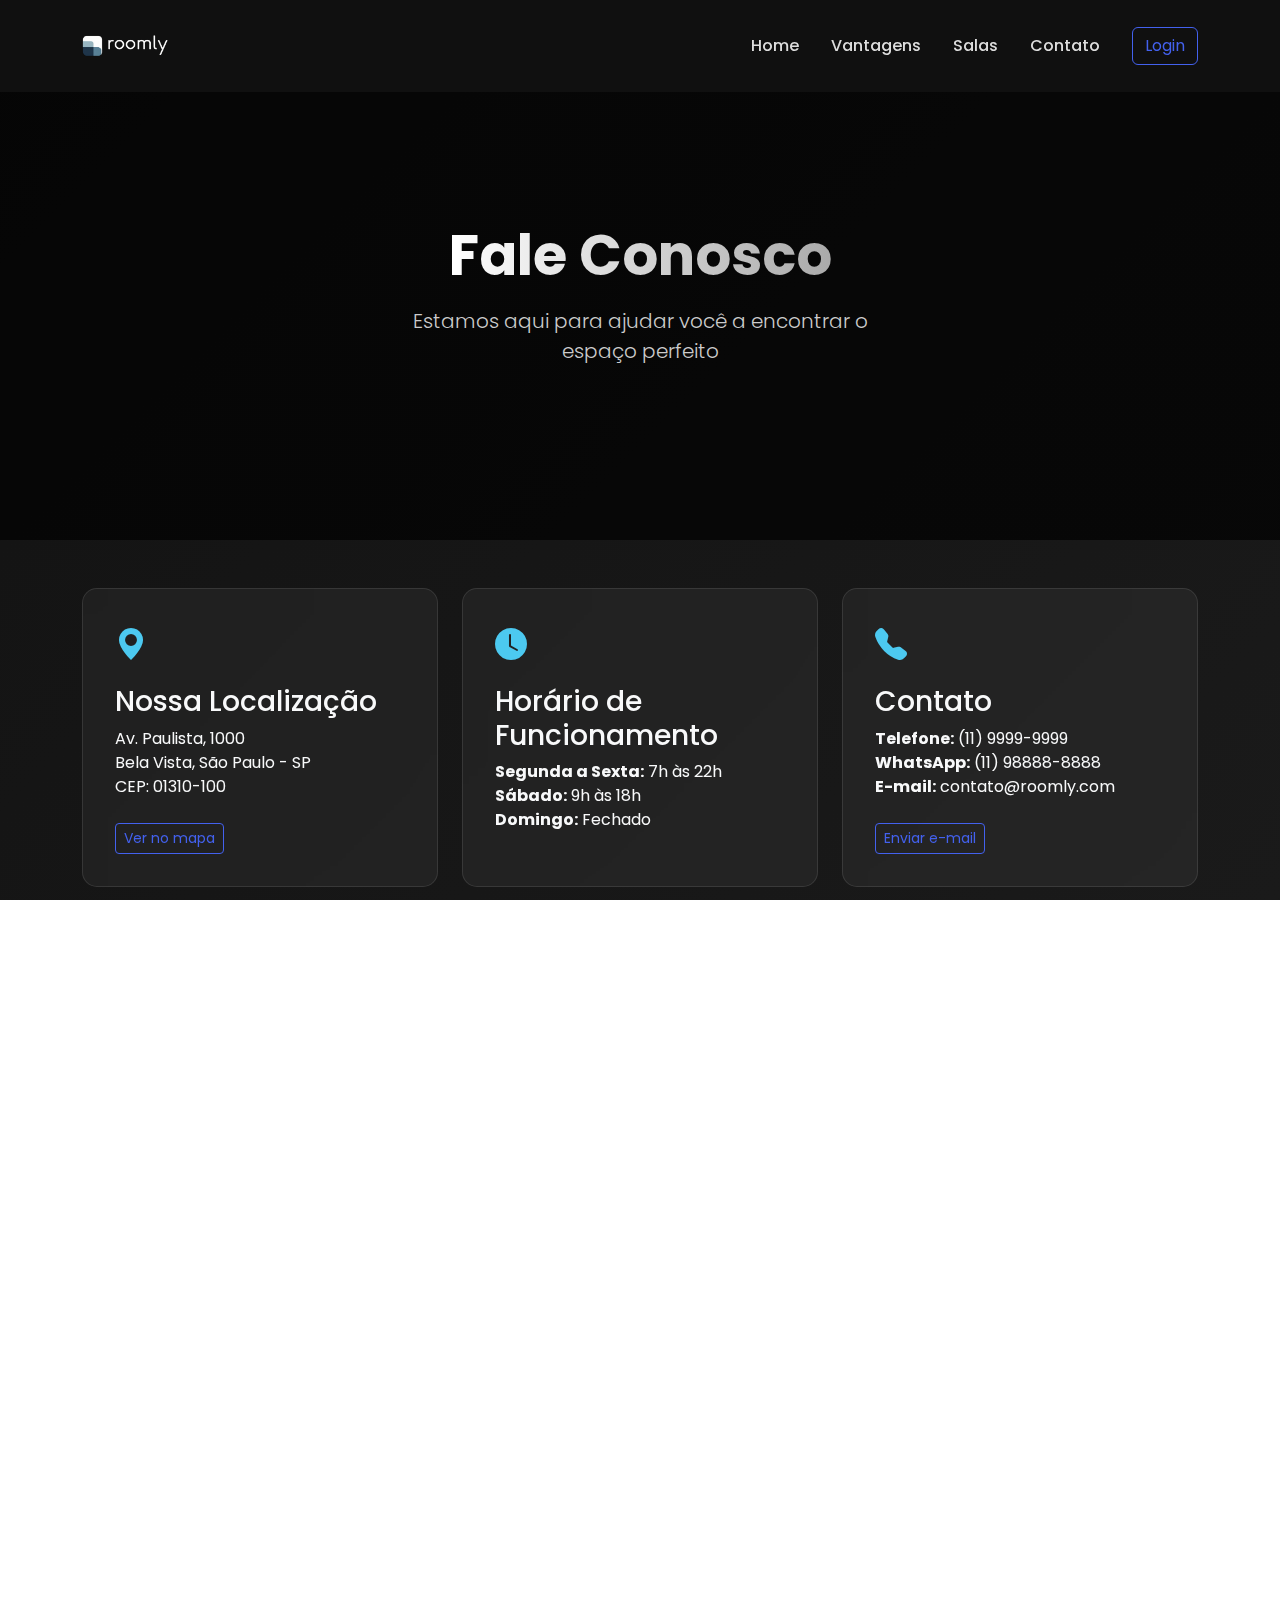
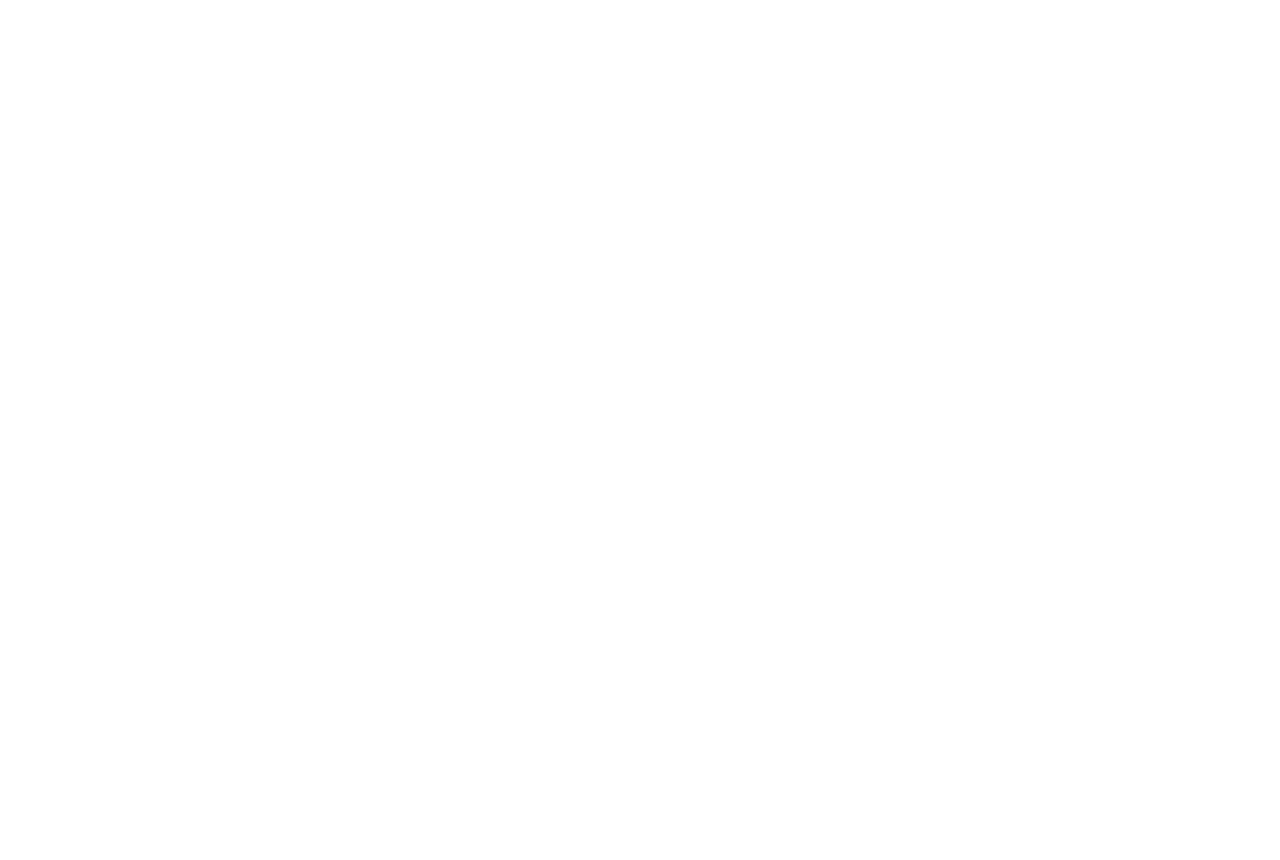
<file: contato.html>
<!DOCTYPE html>
<html lang="pt-BR">

<head>
    <meta charset="UTF-8" />
    <meta name="viewport" content="width=device-width, initial-scale=1.0" />
    <title>Contato - Roomly</title>
    <link href="https://cdn.jsdelivr.net/npm/bootstrap@5.3.2/dist/css/bootstrap.min.css" rel="stylesheet">
    <link rel="stylesheet" href="https://cdn.jsdelivr.net/npm/bootstrap-icons@1.11.1/font/bootstrap-icons.css">
    <link rel="preconnect" href="https://fonts.googleapis.com">
    <link rel="preconnect" href="https://fonts.gstatic.com" crossorigin>
    <link href="https://fonts.googleapis.com/css2?family=Poppins:wght@300;400;500;600;700&display=swap"
        rel="stylesheet">
    <link rel="icon" type="image/x-icon" href="images/favicon.png">
    <link rel="stylesheet" href="style.css">
</head>

<body>
    <nav class="navbar navbar-expand-lg navbar-dark fixed-top">
        <div class="container">
            <a class="navbar-brand" href="#">
                <img src="images/logoSemFundo.png" alt="Roomly Logo">
            </a>
            <button class="navbar-toggler" type="button" data-bs-toggle="collapse" data-bs-target="#navbarNav">
                <span class="navbar-toggler-icon"></span>
            </button>
            <div class="collapse navbar-collapse" id="navbarNav">
                <ul class="navbar-nav ms-auto">
                    <li class="nav-item"><a class="nav-link" href="index.html">Home</a></li>
                    <li class="nav-item"><a class="nav-link" href="index.html#features">Vantagens</a></li>
                    <li class="nav-item"><a class="nav-link" href="index.html#rooms">Salas</a></li>
                    <li class="nav-item"><a class="nav-link active" href="contato.html">Contato</a></li>
                </ul>
                <div class="ms-lg-3 mt-3 mt-lg-0">
                    <a href="login.html" class="btn btn-outline-primary">Login</a>
                </div>
            </div>
        </div>
    </nav>
    <section class="contact-hero">
        <div class="container py-5 d-flex justify-content-center align-items-center flex-column" style="min-height: 60vh;">
            <h1 class="display-4 fw-bold mb-3 text-center" style="margin-top: 80px;">Fale Conosco</h1>
            <p class="lead text-center">Estamos aqui para ajudar você a encontrar o espaço perfeito</p>
        </div>
    </section>
    <section class="py-5">
        <div class="container">
            <div class="row g-4 mb-5">
                <div class="col-md-4">
                    <div class="contact-card">
                        <div class="contact-icon">
                            <i class="bi bi-geo-alt-fill"></i>
                        </div>
                        <h3>Nossa Localização</h3>
                        <p>Av. Paulista, 1000<br>Bela Vista, São Paulo - SP<br>CEP: 01310-100</p>
                        <a href="#map" class="btn btn-sm btn-outline-primary mt-2">Ver no mapa</a>
                    </div>
                </div>

                <div class="col-md-4">
                    <div class="contact-card">
                        <div class="contact-icon">
                            <i class="bi bi-clock-fill"></i>
                        </div>
                        <h3>Horário de Funcionamento</h3>
                        <p>
                            <strong>Segunda a Sexta:</strong> 7h às 22h<br>
                            <strong>Sábado:</strong> 9h às 18h<br>
                            <strong>Domingo:</strong> Fechado
                        </p>
                    </div>
                </div>

                <div class="col-md-4">
                    <div class="contact-card">
                        <div class="contact-icon">
                            <i class="bi bi-telephone-fill"></i>
                        </div>
                        <h3>Contato</h3>
                        <p>
                            <strong>Telefone:</strong> (11) 9999-9999<br>
                            <strong>WhatsApp:</strong> (11) 98888-8888<br>
                            <strong>E-mail:</strong> contato@roomly.com
                        </p>
                        <a href="mailto:contato@roomly.com" class="btn btn-sm btn-outline-primary mt-2">Enviar
                            e-mail</a>
                    </div>
                </div>
            </div>
            <div class="row mt-5" id="map">
                <div class="col-12">
                    <h2 class="text-center mb-4">Onde Estamos</h2>
                    <div class="map-container">
                        <iframe
                            src="https://www.google.com/maps/embed?pb=!1m18!1m12!1m3!1d3657.376415272032!2d-46.65502272468603!3d-23.56140257879945!2m3!1f0!2f0!3f0!3m2!1i1024!2i768!4f13.1!3m3!1m2!1s0x94ce59c8da0aa315%3A0xd59f9431f2c9776a!2sAv.%20Paulista%2C%201000%20-%20Bela%20Vista%2C%20S%C3%A3o%20Paulo%20-%20SP%2C%2001310-100!5e0!3m2!1spt-BR!2sbr!4v1710277894257!5m2!1spt-BR!2sbr"
                            allowfullscreen="" loading="lazy" referrerpolicy="no-referrer-when-downgrade"></iframe>
                    </div>
                </div>
            </div>
        </div>
    </section>

    <section class="py-5 faq-section">
        <div class="container">
            <div class="row">
                <div class="col-12 text-center mb-5">
                    <h2 class="text-white">Perguntas Frequentes</h2>
                    <p class="text-muted">Tire suas dúvidas sobre nossos serviços</p>
                </div>
            </div>
            <div class="row justify-content-center">
                <div class="col-lg-8">
                    <div class="accordion" id="faqAccordion">
                        <div class="accordion-item">
                            <h3 class="accordion-header">
                                <button class="accordion-button collapsed" type="button" data-bs-toggle="collapse"
                                    data-bs-target="#faq1">
                                    Como faço para reservar uma sala?
                                </button>
                            </h3>
                            <div id="faq1" class="accordion-collapse collapse" data-bs-parent="#faqAccordion">
                                <div class="accordion-body">
                                    Você pode reservar diretamente pelo nosso site, selecionando a sala desejada e o
                                    horário. Também aceitamos reservas por telefone durante nosso horário comercial.
                                </div>
                            </div>
                        </div>
                        <div class="accordion-item">
                            <h3 class="accordion-header">
                                <button class="accordion-button collapsed" type="button" data-bs-toggle="collapse"
                                    data-bs-target="#faq2">
                                    Qual o prazo mínimo para cancelamento?
                                </button>
                            </h3>
                            <div id="faq2" class="accordion-collapse collapse" data-bs-parent="#faqAccordion">
                                <div class="accordion-body">
                                    Aceitamos cancelamentos sem custo até 24 horas antes da reserva. Cancelamentos com
                                    menos de 24 horas estão sujeitos a cobrança de 50% do valor.
                                </div>
                            </div>
                        </div>
                        <div class="accordion-item">
                            <h3 class="accordion-header">
                                <button class="accordion-button collapsed" type="button" data-bs-toggle="collapse"
                                    data-bs-target="#faq3">
                                    Vocês oferecem planos mensais?
                                </button>
                            </h3>
                            <div id="faq3" class="accordion-collapse collapse" data-bs-parent="#faqAccordion">
                                <div class="accordion-body">
                                    Sim, oferecemos planos mensais com descontos especiais para uso frequente. Entre em
                                    contato para conhecer nossas opções corporativas.
                                </div>
                            </div>
                        </div>
                        <div class="accordion-item">
                            <h3 class="accordion-header">
                                <button class="accordion-button collapsed" type="button" data-bs-toggle="collapse"
                                    data-bs-target="#faq4">
                                    Quais métodos de pagamento são aceitos?
                                </button>
                            </h3>
                            <div id="faq4" class="accordion-collapse collapse" data-bs-parent="#faqAccordion">
                                <div class="accordion-body">
                                    Aceitamos todas as bandeiras de cartão de crédito, PIX, transferência bancária e,
                                    para reservas presenciais, dinheiro.
                                </div>
                            </div>
                        </div>
                        <div class="accordion-item">
                            <h3 class="accordion-header">
                                <button class="accordion-button collapsed" type="button" data-bs-toggle="collapse"
                                    data-bs-target="#faq5">
                                    Há estacionamento disponível?
                                </button>
                            </h3>
                            <div id="faq5" class="accordion-collapse collapse" data-bs-parent="#faqAccordion">
                                <div class="accordion-body">
                                    Sim, temos convênio com estacionamentos próximos com tarifas especiais para nossos
                                    clientes. Consulte nossa recepção para mais informações.
                                </div>
                            </div>
                        </div>
                        <div class="accordion-item">
                            <h3 class="accordion-header">
                                <button class="accordion-button collapsed" type="button" data-bs-toggle="collapse"
                                    data-bs-target="#faq6">
                                    Posso levar visitantes para a sala reservada?
                                </button>
                            </h3>
                            <div id="faq6" class="accordion-collapse collapse" data-bs-parent="#faqAccordion">
                                <div class="accordion-body">
                                    Sim, desde que respeitado o limite de pessoas para cada espaço. Todas as visitas
                                    devem ser registradas na recepção por questões de segurança.
                                </div>
                            </div>
                        </div>
                    </div>
                </div>
            </div>
        </div>
    </section>

    <footer class="footer">
        <div class="container">
            <div class="row g-4">
                <div class="col-lg-5 mb-4 mb-lg-0">
                    <img src="images/logoSemFundo.png" alt="Roomly Logo" class="footer-logo mb-3">
                    <p class="pe-lg-5">Transformando a forma como você trabalha. Espaços flexíveis para equipes de todos
                        os tamanhos.</p>
                </div>
                <div class="col-lg-2 col-md-4 mb-4 mb-md-0">
                    <div class="footer-links">
                        <h5 class="mb-3">Links</h5>
                        <ul class="list-unstyled">
                            <li class="mb-2"><a href="index.html" class="d-block py-1">Home</a></li>
                            <li class="mb-2"><a href="index.html#features" class="d-block py-1">Vantagens</a></li>
                            <li class="mb-2"><a href="index.html#rooms" class="d-block py-1">Salas</a></li>
                            <li class="mb-2"><a href="contato.html" class="d-block py-1">Contato</a></li>
                        </ul>
                    </div>
                </div>

                <div class="col-lg-5 col-md-8">
                    <div class="footer-links">
                        <h5 class="mb-3">Contato</h5>
                        <ul class="list-unstyled">
                            <li class="mb-3 d-flex align-items-start">
                                <i class="bi bi-geo-alt me-2 mt-1"></i>
                                <span>Av. Paulista, 1000 - São Paulo, SP</span>
                            </li>
                            <li class="mb-3 d-flex align-items-center">
                                <i class="bi bi-telephone me-2"></i>
                                <span>(11) 9999-9999</span>
                            </li>
                            <li class="mb-3 d-flex align-items-center">
                                <i class="bi bi-envelope me-2"></i>
                                <span>contato@roomly.com</span>
                            </li>
                            <li class="mb-3 d-flex align-items-center">
                                <i class="bi bi-clock me-2"></i>
                                <span>Seg-Sex: 8h-20h | Sáb: 9h-14h</span>
                            </li>
                        </ul>
                    </div>
                </div>
            </div>
            <div class="copyright text-center mt-5 pt-4">
                <p class="mb-0">&copy; 2025 Roomly. Todos os direitos reservados.</p>
            </div>
        </div>
    </footer>

    <script src="https://cdn.jsdelivr.net/npm/bootstrap@5.3.2/dist/js/bootstrap.bundle.min.js"></script>
    <script>
        window.addEventListener('scroll', function () {
            const navbar = document.querySelector('.navbar');
            navbar.classList.toggle('scrolled', window.scrollY > 50);
        });
    </script>
</body>

</html>
</file>
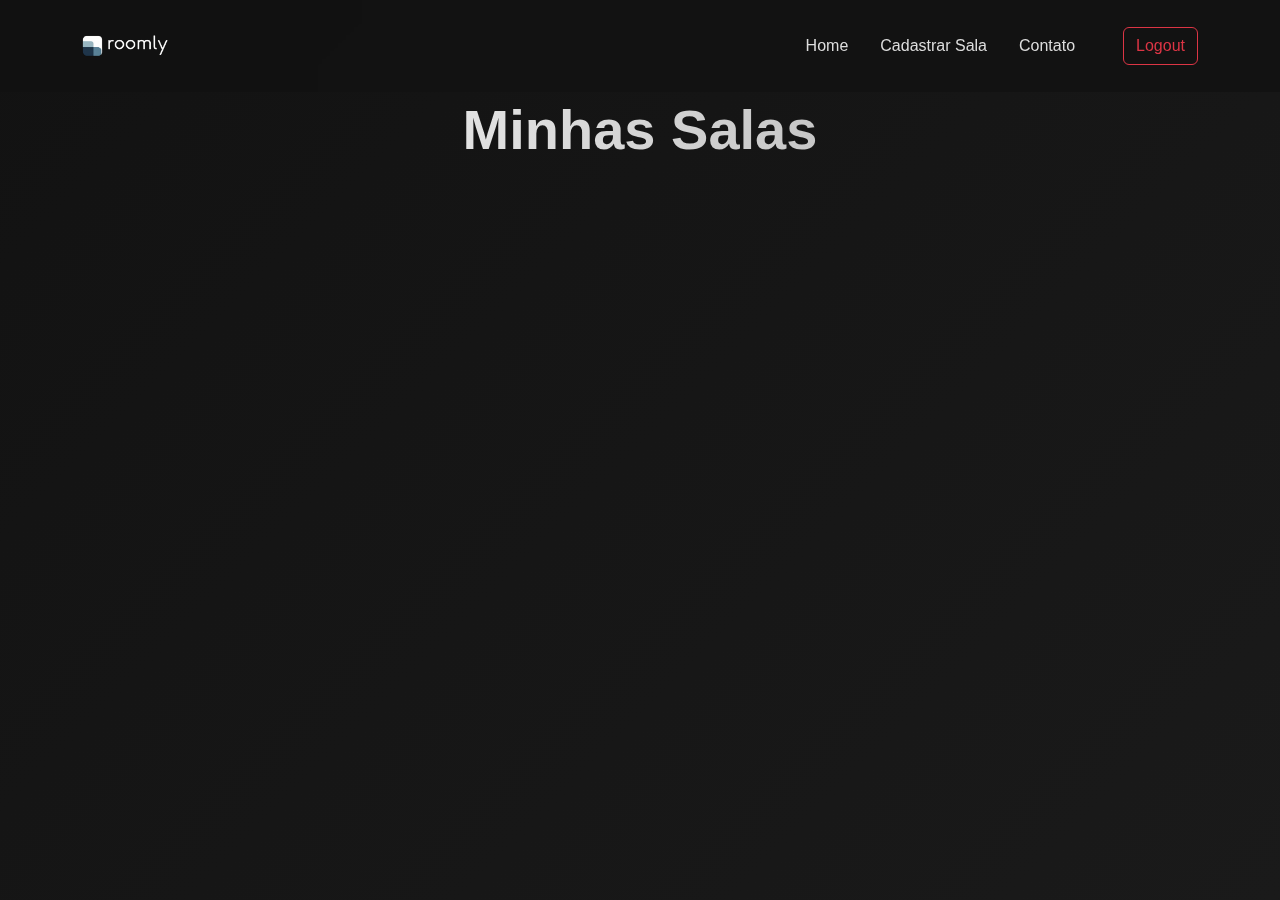
<file: editarsala.html>
<!DOCTYPE html>
<html lang="pt-BR">

<head>
  <meta charset="UTF-8" />
  <meta name="viewport" content="width=device-width, initial-scale=1.0" />
  <title>Editar Salas</title>
  <link href="https://cdn.jsdelivr.net/npm/bootstrap@5.3.2/dist/css/bootstrap.min.css" rel="stylesheet">
  <link href="https://cdn.jsdelivr.net/npm/bootstrap-icons@1.10.5/font/bootstrap-icons.css" rel="stylesheet">
  <link rel="stylesheet" href="style.css">
</head>

<body>
  <nav class="navbar navbar-expand-lg navbar-dark fixed-top">
    <div class="container">
      <a class="navbar-brand" href="index.html">
        <img src="images/logoSemFundo.png" alt="Roomly Logo">
      </a>
      <button class="navbar-toggler" type="button" data-bs-toggle="collapse" data-bs-target="#navbarNav">
        <span class="navbar-toggler-icon"></span>
      </button>
      <div class="collapse navbar-collapse" id="navbarNav">
        <ul class="navbar-nav ms-auto">
          <li class="nav-item"><a class="nav-link" href="index.html">Home</a></li>
          <li class="nav-item"><a class="nav-link" href="cadastroSala.html">Cadastrar Sala</a></li>
          <li class="nav-item"><a class="nav-link" href="contato.html">Contato</a></li>
        </ul>
        <div class="ms-lg-3 mt-3 mt-lg-0 d-flex align-items-center">
          <span id="userName" class="text-white me-3"></span>
          <button id="logout" class="btn btn-outline-danger">Logout</button>
        </div>
      </div>
    </div>
  </nav>

  <section class="container mt-5 pt-5">
    <h1 class="text-center mb-4">Minhas Salas</h1>
    <div id="salas-container" class="row g-4">
      <!-- Blocos de salas serão inseridos aqui dinamicamente -->
    </div>
  </section>

  <script>
    async function fetchSalas() {
      try {
        const response = await fetch("http://127.0.0.1:8000/minhas-salas", {
          method: "GET",
          credentials: "include"
        });
        const salas = await response.json();
  
        const salasContainer = document.getElementById("salas-container");
        salasContainer.innerHTML = ""; // Limpa o container antes de adicionar as salas
  
        salas.forEach(sala => {
          const salaCard = document.createElement("div");
          salaCard.className = "col-md-4";
  
          salaCard.innerHTML = `
            <div class="card shadow-sm">
              <div class="card-body">
                <p class="card-text"><strong>Tipo:</strong> ${sala.tipo}</p>
                <p class="card-text"><strong>Endereço:</strong> ${sala.rua}, ${sala.numero}, ${sala.cidade} - ${sala.estado}</p>
                <div class="d-flex justify-content-between">
                  <button class="btn btn-primary btn-sm" onclick="editarSala(${sala.id})">Editar</button>
                  <button class="btn btn-danger btn-sm" onclick="excluirSala(${sala.id})">Excluir</button>
                </div>
              </div>
            </div>
          `;
  
          salasContainer.appendChild(salaCard);
        });
      } catch (error) {
        console.error("Erro ao buscar salas:", error);
      }
    }
  
    function editarSala(id) {
      // Redireciona para a página de edição com o ID da sala
      window.location.href = `formularioEdicao.html?salaId=${id}`;
    }
  
    async function excluirSala(id) {
  if (confirm("Tem certeza que deseja excluir esta sala?")) {
    try {
      const response = await fetch(`http://127.0.0.1:8000/salas/${id}`, {
        method: "DELETE",
        credentials: "include"
      });
      const result = await response.json();

      if (result.success) {
        alert("Sala excluída com sucesso!");
        window.location.reload(); // Recarrega a página para atualizar a lista
      } else {
        alert("Erro ao excluir sala: " + result.message);
      }
    } catch (error) {
      console.error("Erro ao excluir sala:", error);
    }
  }
}
  
    // Chama a função para buscar as salas ao carregar a página
    document.addEventListener("DOMContentLoaded", () => {
      verificarLogin();
      fetchSalas();
    });
  
    async function verificarLogin() {
      try {
        const response = await fetch("http://127.0.0.1:8000/usuario-logado", {
          credentials: "include"
        });
        const data = await response.json();
  
        const userNameSpan = document.getElementById("userName");
  
        if (data.logado) {
          // Exibe o nome do usuário logado
          userNameSpan.textContent = `Olá, ${data.nome}!`;
  
          // Configura o botão de logout
          document.getElementById("logout").addEventListener("click", async () => {
            try {
              await fetch("http://127.0.0.1:8000/logout", {
                method: "POST",
                credentials: "include"
              });
              window.location.href = "index.html"; // Redireciona para a página inicial após o logout
            } catch (error) {
              console.error("Erro ao fazer logout:", error);
            }
          });
        } else {
          // Redireciona para a página de login se o usuário não estiver logado
          window.location.href = "login.html";
        }
      } catch (error) {
        console.error("Erro ao verificar login:", error);
      }
    }
  </script>


</body>

</html>
</file>
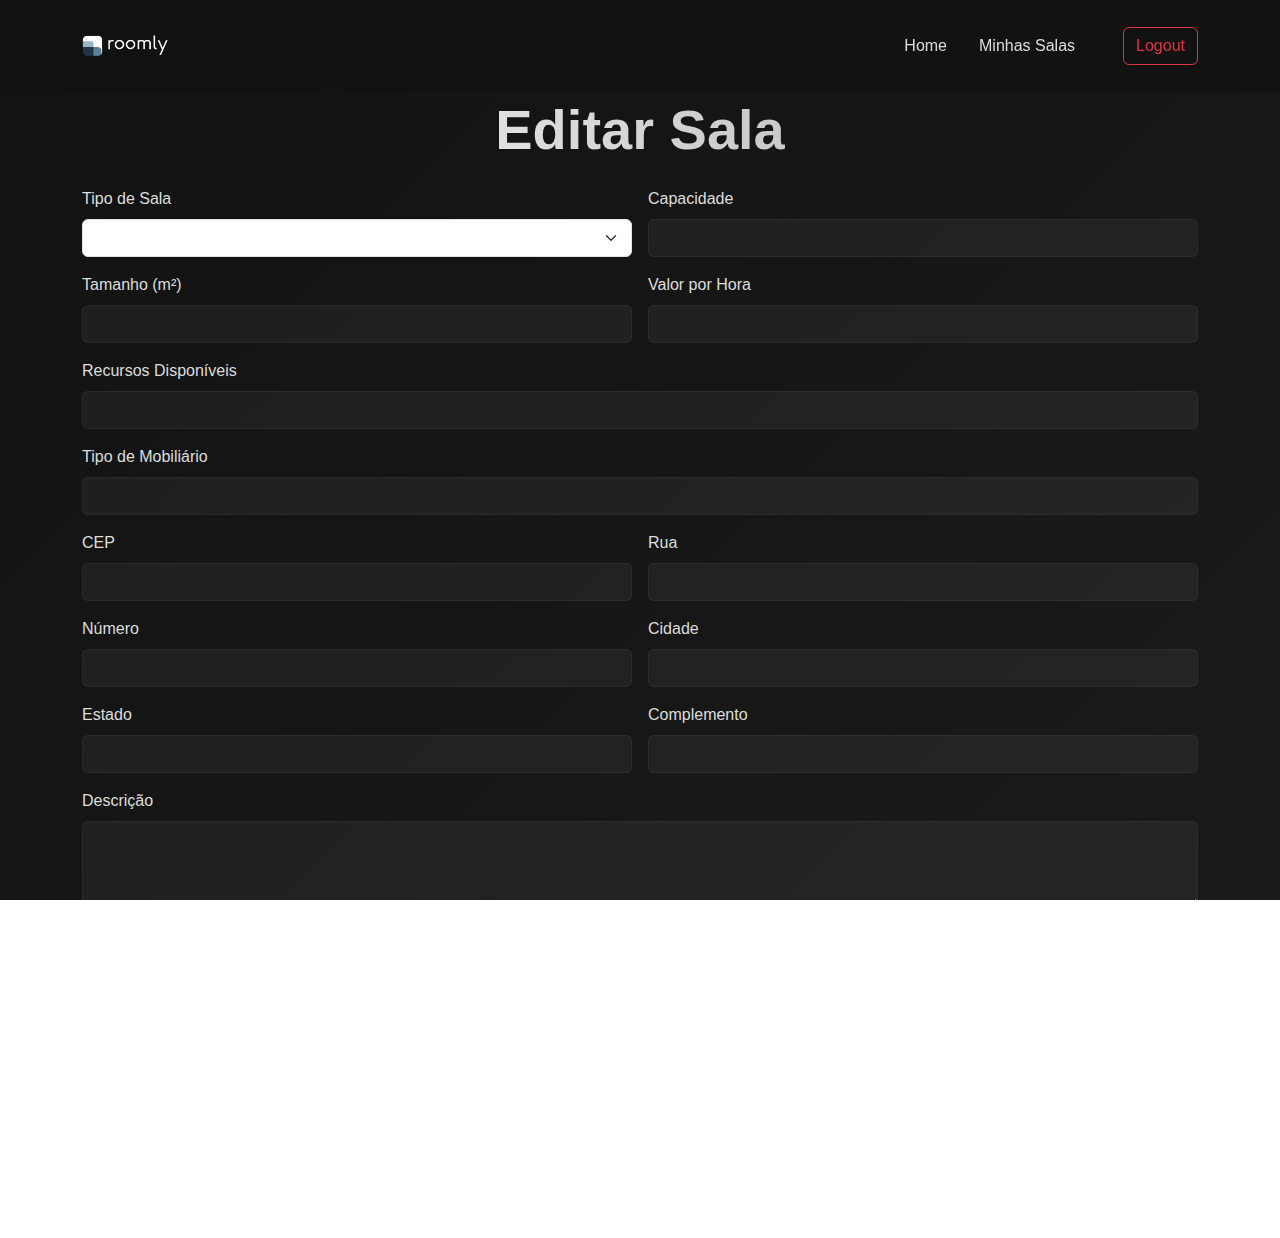
<file: formularioEdicao.html>
<!DOCTYPE html>
<html lang="pt-BR">

<head>
  <meta charset="UTF-8" />
  <meta name="viewport" content="width=device-width, initial-scale=1.0" />
  <title>Editar Sala</title>
  <link href="https://cdn.jsdelivr.net/npm/bootstrap@5.3.2/dist/css/bootstrap.min.css" rel="stylesheet">
  <link href="https://cdn.jsdelivr.net/npm/bootstrap-icons@1.10.5/font/bootstrap-icons.css" rel="stylesheet">
  <link rel="stylesheet" href="style.css">
</head>

<body>
  <nav class="navbar navbar-expand-lg navbar-dark fixed-top">
    <div class="container">
      <a class="navbar-brand" href="index.html">
        <img src="images/logoSemFundo.png" alt="Roomly Logo">
      </a>
      <button class="navbar-toggler" type="button" data-bs-toggle="collapse" data-bs-target="#navbarNav">
        <span class="navbar-toggler-icon"></span>
      </button>
      <div class="collapse navbar-collapse" id="navbarNav">
        <ul class="navbar-nav ms-auto">
          <li class="nav-item"><a class="nav-link" href="index.html">Home</a></li>
          <li class="nav-item"><a class="nav-link" href="editarsala.html">Minhas Salas</a></li>
        </ul>
        <div class="ms-lg-3 mt-3 mt-lg-0 d-flex align-items-center">
          <span id="userName" class="text-white me-3"></span>
          <button id="logout" class="btn btn-outline-danger">Logout</button>
        </div>
      </div>
    </div>
  </nav>

  <section class="container mt-5 pt-5">
    <h1 class="text-center mb-4">Editar Sala</h1>
    <form id="editarSalaForm" class="row g-3">
      <div class="col-md-6">
        <label for="tipoSala" class="form-label">Tipo de Sala</label>
        <select id="tipoSala" class="form-select" required>
          <!-- Tipos de sala serão preenchidos dinamicamente -->
        </select>
      </div>
      <div class="col-md-6">
        <label for="capacidade" class="form-label">Capacidade</label>
        <input type="number" class="form-control" id="capacidade" required>
      </div>
      <div class="col-md-6">
        <label for="tamanhoM2" class="form-label">Tamanho (m²)</label>
        <input type="number" class="form-control" id="tamanhoM2" step="0.01" required>
      </div>
      <div class="col-md-6">
        <label for="valorHora" class="form-label">Valor por Hora</label>
        <input type="number" class="form-control" id="valorHora" step="0.01" required>
      </div>
      <div class="col-md-12">
        <label for="recursos" class="form-label">Recursos Disponíveis</label>
        <input type="text" class="form-control" id="recursos" required>
      </div>
      <div class="col-md-12">
        <label for="mobilario" class="form-label">Tipo de Mobiliário</label>
        <input type="text" class="form-control" id="mobilario" required>
      </div>
      <div class="col-md-6">
        <label for="cep" class="form-label">CEP</label>
        <input type="text" class="form-control" id="cep" required>
      </div>
      <div class="col-md-6">
        <label for="rua" class="form-label">Rua</label>
        <input type="text" class="form-control" id="rua" required>
      </div>
      <div class="col-md-6">
        <label for="numero" class="form-label">Número</label>
        <input type="number" class="form-control" id="numero" required>
      </div>
      <div class="col-md-6">
        <label for="cidade" class="form-label">Cidade</label>
        <input type="text" class="form-control" id="cidade" required>
      </div>
      <div class="col-md-6">
        <label for="estado" class="form-label">Estado</label>
        <input type="text" class="form-control" id="estado" required>
      </div>
      <div class="col-md-6">
        <label for="complemento" class="form-label">Complemento</label>
        <input type="text" class="form-control" id="complemento">
      </div>
      <div class="col-md-12">
        <label for="descricao" class="form-label">Descrição</label>
        <textarea class="form-control" id="descricao" rows="3" required></textarea>
      </div>
      <div class="col-md-12">
        <label class="form-label">Disponibilidade</label>
        <div class="form-check">
          <input class="form-check-input" type="checkbox" id="domingo">
          <label class="form-check-label" for="domingo">Domingo</label>
        </div>
        <div class="form-check">
          <input class="form-check-input" type="checkbox" id="segunda">
          <label class="form-check-label" for="segunda">Segunda</label>
        </div>
        <div class="form-check">
          <input class="form-check-input" type="checkbox" id="terca">
          <label class="form-check-label" for="terca">Terça</label>
        </div>
        <div class="form-check">
          <input class="form-check-input" type="checkbox" id="quarta">
          <label class="form-check-label" for="quarta">Quarta</label>
        </div>
        <div class="form-check">
          <input class="form-check-input" type="checkbox" id="quinta">
          <label class="form-check-label" for="quinta">Quinta</label>
        </div>
        <div class="form-check">
          <input class="form-check-input" type="checkbox" id="sexta">
          <label class="form-check-label" for="sexta">Sexta</label>
        </div>
        <div class="form-check">
          <input class="form-check-input" type="checkbox" id="sabado">
          <label class="form-check-label" for="sabado">Sábado</label>
        </div>
      </div>
      <div class="col-12">
        <button type="button" class="btn btn-primary" onclick="salvarAlteracoes()">Salvar Alterações</button>
      </div>
    </form>
  </section>

  <script>
    document.addEventListener("DOMContentLoaded", () => {
  verificarLogin();
  fetchSalaData();
});
async function fetchSalaData() {
  const urlParams = new URLSearchParams(window.location.search);
  const salaId = urlParams.get("salaId");

  try {
    const response = await fetch(`http://127.0.0.1:8000/salas/${salaId}`, {
      method: "GET",
      credentials: "include"
    });
    const sala = await response.json();

    if (!sala || response.status !== 200) {
      console.error("Erro: Sala não encontrada ou dados inválidos.");
      return;
    }

    // Preenche os campos do formulário com os dados da sala
await preencherTiposSala(sala.tipo_sala_id);
document.getElementById("capacidade").value = sala.capacidade || "";
document.getElementById("tamanhoM2").value = sala.tamanho || "";
document.getElementById("valorHora").value = sala.valor_hora || "";
document.getElementById("recursos").value = sala.recursos || "";
document.getElementById("mobilario").value = sala.tipo_mobilia || "";
document.getElementById("cep").value = sala.cep || "";
document.getElementById("rua").value = sala.rua || "";
document.getElementById("numero").value = sala.numero || "";
document.getElementById("cidade").value = sala.cidade || "";
document.getElementById("estado").value = sala.estado || "";
document.getElementById("complemento").value = sala.complemento || "";
document.getElementById("descricao").value = sala.descricao || "";

// Preenche os checkboxes
document.getElementById("domingo").checked = sala.disponibilidade.domingo;
document.getElementById("segunda").checked = sala.disponibilidade.segunda;
document.getElementById("terca").checked = sala.disponibilidade.terca;
document.getElementById("quarta").checked = sala.disponibilidade.quarta;
document.getElementById("quinta").checked = sala.disponibilidade.quinta;
document.getElementById("sexta").checked = sala.disponibilidade.sexta;
document.getElementById("sabado").checked = sala.disponibilidade.sabado;
    
  } catch (error) {
    console.error("Erro ao buscar dados da sala:", error);
  }
}

async function verificarLogin() {
  try {
    const response = await fetch("http://127.0.0.1:8000/usuario-logado", {
      credentials: "include"
    });
    const data = await response.json();

    const userNameSpan = document.getElementById("userName");

    if (data.logado) {
      // Exibe o nome do usuário logado
      userNameSpan.textContent = `Olá, ${data.nome}!`;

      // Configura o botão de logout
      document.getElementById("logout").addEventListener("click", async () => {
        try {
          await fetch("http://127.0.0.1:8000/logout", {
            method: "POST",
            credentials: "include"
          });
          window.location.href = "index.html"; // Redireciona para a página inicial após o logout
        } catch (error) {
          console.error("Erro ao fazer logout:", error);
        }
      });
    } else {
      // Redireciona para a página de login se o usuário não estiver logado
      window.location.href = "login.html";
    }
  } catch (error) {
    console.error("Erro ao verificar login:", error);
  }
}
// Preenche o dropdown de tipos de sala
async function preencherTiposSala(tipoSalaSelecionado) {
  try {
    const response = await fetch("http://127.0.0.1:8000/tipos-sala", {
      method: "GET",
      credentials: "include"
    });

    if (!response.ok) {
      console.error("Erro ao buscar tipos de sala:", response.statusText);
      alert("Erro ao buscar tipos de sala.");
      return;
    }

    const tiposSala = await response.json();

    const dropdown = document.getElementById("tipoSala");
    dropdown.innerHTML = ""; // Limpa o dropdown antes de preenchê-lo

    tiposSala.forEach(tipo => {
      const option = document.createElement("option");
      option.value = tipo.ID_Tipo_Sala;
      option.textContent = tipo.Tipo;
      dropdown.appendChild(option);
    });

    // Seleciona o tipo de sala correspondente
    dropdown.value = tipoSalaSelecionado;
    console.log("ID do tipo de sala selecionado após preenchimento:", dropdown.value); // Log corrigido
  } catch (error) {
    console.error("Erro ao buscar tipos de sala:", error);
  }
}

async function salvarAlteracoes() {
  const urlParams = new URLSearchParams(window.location.search);
  const salaId = urlParams.get("salaId");

  // Obtenha o ID do usuário logado (ajuste conforme necessário)
  const userId = await obterIdUsuarioLogado(); // Função para obter o ID do usuário

  const sala = {
    capacidade: parseInt(document.getElementById("capacidade").value, 10),
    tamanho: parseFloat(document.getElementById("tamanhoM2").value),
    valor_hora: parseFloat(document.getElementById("valorHora").value),
    recursos: document.getElementById("recursos").value,
    tipo_mobilia: document.getElementById("mobilario").value,
    cep: document.getElementById("cep").value,
    rua: document.getElementById("rua").value,
    numero: parseInt(document.getElementById("numero").value, 10),
    cidade: document.getElementById("cidade").value,
    estado: document.getElementById("estado").value,
    complemento: document.getElementById("complemento").value,
    descricao: document.getElementById("descricao").value,
    fk_tipo_sala_id: parseInt(document.getElementById("tipoSala").value, 10),
    domingo: document.getElementById("domingo").checked ? 1 : 0,
    segunda: document.getElementById("segunda").checked ? 1 : 0,
    terca: document.getElementById("terca").checked ? 1 : 0,
    quarta: document.getElementById("quarta").checked ? 1 : 0,
    quinta: document.getElementById("quinta").checked ? 1 : 0,
    sexta: document.getElementById("sexta").checked ? 1 : 0,
    sabado: document.getElementById("sabado").checked ? 1 : 0,
    status: 1,
    fk_usuario_id: userId // Adiciona o ID do usuário logado
  };

  console.log("Dados enviados para o backend:", JSON.stringify(sala, null, 2));

  try {
    const response = await fetch(`http://127.0.0.1:8000/salas/${salaId}`, {
      method: "PUT",
      headers: {
        "Content-Type": "application/json"
      },
      credentials: "include",
      body: JSON.stringify(sala)
    });

    const result = await response.json();

    if (response.ok) {
      alert(result.message);
      window.location.href = "editarsala.html"; // Redireciona para a página de listagem de salas
    } else {
      console.error("Erro ao atualizar sala:", result.detail);
      alert("Erro ao atualizar sala: " + JSON.stringify(result.detail, null, 2));
    }
  } catch (error) {
    console.error("Erro ao enviar dados:", error);
    alert("Erro ao enviar dados.");
  }
}

// Função para obter o ID do usuário logado
async function obterIdUsuarioLogado() {
  try {
    const response = await fetch("http://127.0.0.1:8000/usuario-logado", {
      credentials: "include"
    });
    const data = await response.json();
    console.log("ID do usuário logado:", data.id); // Corrigido para acessar "id"
    return data.id; // Corrigido para retornar "id"
  } catch (error) {
    console.error("Erro ao obter ID do usuário logado:", error);
    return null;
  }
}




    document.addEventListener("DOMContentLoaded", fetchSalaData);
  </script>
</body>

</html>
</file>
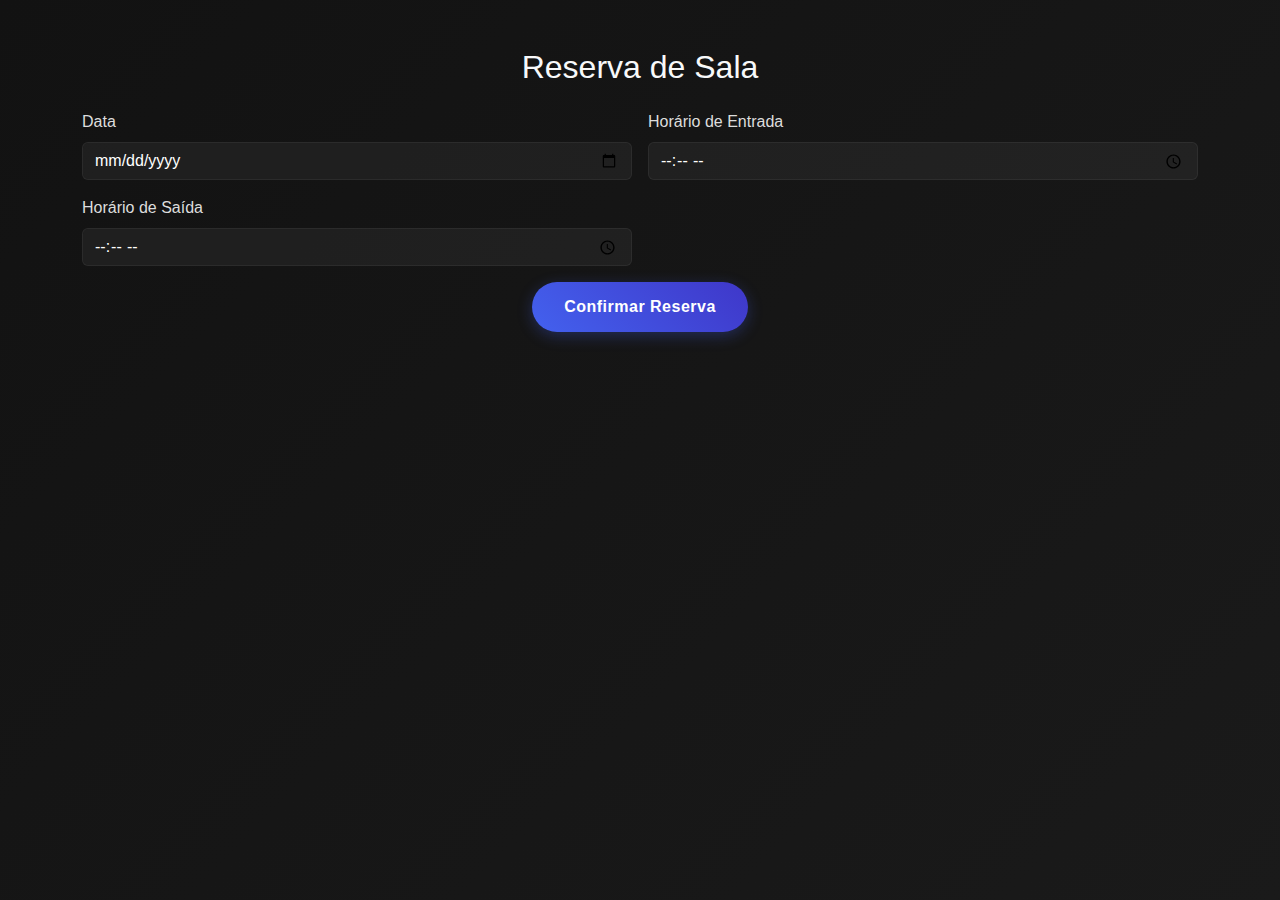
<file: reserva.html>
<!DOCTYPE html>
<html lang="pt-BR">
<head>
  <meta charset="UTF-8" />
  <meta name="viewport" content="width=device-width, initial-scale=1.0" />
  <title>Reserva de Sala - Roomly</title>
  <link href="https://cdn.jsdelivr.net/npm/bootstrap@5.3.2/dist/css/bootstrap.min.css" rel="stylesheet">
  <link rel="stylesheet" href="style.css">
</head>
<body>
  <div class="container py-5">
    <h2 class="mb-4 text-center">Reserva de Sala</h2>
    <div id="sala-info" class="mb-4"></div>
    <form id="formReserva" class="row g-3">
    <div class="col-md-6">
      <label for="data" class="form-label">Data</label>
      <input type="date" class="form-control" id="data" required>
    </div>
    <div class="col-md-6">
      <label for="horarioEntrada" class="form-label">Horário de Entrada</label>
      <input type="time" class="form-control" id="horarioEntrada" required>
    </div>
    <div class="col-md-6">
      <label for="horarioSaida" class="form-label">Horário de Saída</label>
      <input type="time" class="form-control" id="horarioSaida" required>
    </div>
    <div class="col-12 text-center">
      <button type="submit" class="btn btn-primary">Confirmar Reserva</button>
    </div>
  </form>
  </div>
  <script>
    // Pega o ID da sala da URL
    const params = new URLSearchParams(window.location.search);
    const salaId = params.get('sala');

    // Função para formatar os horários no formato HH:MM
    function formatarHora(hora) {
      if (!hora) return "Não disponível";
      const partes = hora.split(":");
      const horas = partes[0].padStart(2, "0"); // Garante dois dígitos para as horas
      const minutos = partes[1].padStart(2, "0"); // Garante dois dígitos para os minutos
      return `${horas}:${minutos}`;
    }

    // Busca os dados da sala
    async function carregarSala() {
      const resp = await fetch(`http://127.0.0.1:8000/salas-recuperar/${salaId}`, { credentials: "include" });
      const sala = await resp.json();
      if (!sala || sala.detail) {
        document.getElementById('sala-info').innerHTML = '<div class="alert alert-danger">Sala não encontrada.</div>';
        return;
      }
      document.getElementById('sala-info').innerHTML = `
        <div class="card mb-3">
          <div class="row g-0">
            <div class="col-md-4">
              <img src="${sala.imagem_url || 'images/placeholder.jpg'}" class="img-fluid rounded-start" alt="Sala">
            </div>
            <div class="col-md-8">
              <div class="card-body">
                <h5 class="card-title">${sala.descricao || 'Sala'}</h5>
                <p class="card-text"><strong>Tipo:</strong> ${sala.tipo || ''}</p>
                <p class="card-text"><strong>Capacidade:</strong> ${sala.capacidade}</p>
                <p class="card-text"><strong>Valor/hora:</strong> R$ ${sala.valor_hora}</p>
                <p class="card-text"><strong>Tamanho:</strong> ${sala.tamanho} m²</p>
                <p class="card-text"><strong>Recursos:</strong> ${sala.recursos || '-'}</p>
                <p class="card-text"><strong>Tipo de Mobília:</strong> ${sala.tipo_mobilia || '-'}</p>
                <p class="card-text"><strong>Endereço:</strong> ${sala.rua}, ${sala.numero} - ${sala.cidade}/${sala.estado}</p>
                <p class="card-text"><strong>Complemento:</strong> ${sala.complemento || '-'}</p>
                <p class="card-text"><strong>Disponibilidade:</strong> 
                    ${Object.entries(sala.disponibilidade)
                    .filter(([dia, disp]) => disp)
                    .map(([dia]) => dia.charAt(0).toUpperCase() + dia.slice(1))
                    .join(', ') || 'Nenhum dia disponível'}
                </p>
                <p class="card-text"><strong>Horários de Dias Úteis:</strong> 
                  ${sala.HorarioInicio_DiasUteis && sala.HorarioFim_DiasUteis 
                    ? `${formatarHora(sala.HorarioInicio_DiasUteis)} - ${formatarHora(sala.HorarioFim_DiasUteis)}` 
                    : 'Não disponível'}
                </p>
                <p class="card-text"><strong>Horários de Finais de Semana:</strong> 
                  ${sala.HorarioInicio_DiaNaoUtil && sala.HorarioFim_DiaNaoUtil 
                    ? `${formatarHora(sala.HorarioInicio_DiaNaoUtil)} - ${formatarHora(sala.HorarioFim_DiaNaoUtil)}` 
                    : 'Não disponível'}
                </p>
              </div>
            </div>
          </div>
        </div>
      `;
    }
    carregarSala();

    // Seleciona o campo de data
    const dataInput = document.getElementById('data');

    // Adiciona um evento de input para validar a data em tempo real
    dataInput.addEventListener('input', () => {
      const hoje = new Date(); // Data atual
      const dataSelecionada = new Date(dataInput.value); // Data selecionada no campo

      // Remove a classe de erro, se existir
      dataInput.classList.remove('is-invalid');

      // Verifica se a data selecionada é anterior ao dia atual
      if (dataSelecionada < hoje.setHours(0, 0, 0, 0)) {
        dataInput.classList.add('is-invalid'); // Adiciona a classe de erro
      }
    });

    // (Opcional) Lógica para enviar a reserva
    document.getElementById('formReserva').addEventListener('submit', function(e) {
      e.preventDefault();
      // Aqui você pode enviar os dados da reserva para o backend
      alert('Reserva enviada!');
    });


    document.getElementById('formReserva').addEventListener('submit', async function(e) {
      e.preventDefault();
      const data = document.getElementById('data').value;
      const horarioEntrada = document.getElementById('horarioEntrada').value;
      const horarioSaida = document.getElementById('horarioSaida').value;

      if (!horarioEntrada || !horarioSaida) {
        alert("Por favor, insira os horários de entrada e saída.");
        return;
      }

      // Captura o dia da semana (0 = Domingo, 1 = Segunda, ..., 6 = Sábado)
      const diaSemana = new Date(data).getDay();


      const checkin = `${data}T${horarioEntrada}`;
      const checkout = `${data}T${horarioSaida}`;

      try {
        const resp = await fetch('http://127.0.0.1:8000/reservar', {
          method: 'POST',
          headers: { 'Content-Type': 'application/json' },
          credentials: 'include',
          body: JSON.stringify({
            sala_id: salaId,
            dia_semana: diaSemana,
            checkin,
            checkout
          })
        });
        const responseData = await resp.json();
        if (resp.ok) {
          alert(responseData.message);
          window.location.href = "index.html";
        } else {
          alert(responseData.detail || "Erro ao verificar disponibilidade");
        }
      } catch (err) {
        alert("Erro ao verificar disponibilidade");
      }
    });

  </script>
</body>
</html>
</file>
<file: style.css>
/* Estilos gerais e variáveis */
:root {
    --primary-color: #4361ee;
    --secondary-color: #3f37c9;
    --accent-color: #4cc9f0;
    --dark-color: #121212;
    --light-color: #f8f9fa;
    --success-color: #4bb543;
}

body,
html {
    height: 100%;
    margin: 0;
    font-family: 'Poppins', sans-serif;
    background: linear-gradient(135deg, #121212 0%, #1a1a1a 100%);
    color: var(--light-color);
    overflow-x: hidden;
}

/* Navbar */
.navbar {
    background: rgba(18, 18, 18, 0.9) !important;
    backdrop-filter: blur(10px);
    -webkit-backdrop-filter: blur(10px);
    padding: 1rem 2rem;
    transition: all 0.3s ease;
}

.navbar.scrolled {
    padding: 0.5rem 2rem;
    box-shadow: 0 4px 20px rgba(0, 0, 0, 0.2);
}

.navbar-brand img {
    height: 50px;
    transition: all 0.3s ease;
}

.nav-link {
    color: #ddd !important;
    font-weight: 500;
    margin: 0 0.5rem;
    position: relative;
    padding: 0.5rem 0;
}

.nav-link::after {
    content: '';
    position: absolute;
    bottom: 0;
    left: 0;
    width: 0;
    height: 2px;
    background-color: var(--accent-color);
    transition: width 0.3s ease;
}

.nav-link:hover::after {
    width: 100%;
}

.nav-link:hover {
    color: #fff !important;
}

/* Botões */
.btn-primary {
    background: linear-gradient(45deg, var(--primary-color), var(--secondary-color));
    border: none;
    padding: 0.8rem 2rem;
    border-radius: 50px;
    font-weight: 600;
    letter-spacing: 0.5px;
    transition: all 0.3s ease;
    box-shadow: 0 4px 15px rgba(67, 97, 238, 0.3);
}

.btn-primary:hover {
    transform: translateY(-3px);
    box-shadow: 0 6px 20px rgba(67, 97, 238, 0.4);
}

.btn-outline-primary {
    border-color: var(--primary-color);
    color: var(--primary-color);
    transition: all 0.3s ease;
}

.btn-outline-primary:hover {
    background: var(--primary-color);
    color: white;
}

/* Hero Section */
.hero-section {
    min-height: 90vh;
    display: flex;
    align-items: center;
    position: relative;
    overflow: hidden;
}

.hero-content {
    z-index: 2;
}

.hero-image {
    position: relative;
    z-index: 1;
}

.hero-image img {
    border-radius: 20px;
    box-shadow: 0 25px 50px -12px rgba(0, 0, 0, ​0.5);
    transform: perspective(1000px) rotateY(-10deg);
    transition: all 0.5s ease;
}

.hero-image:hover img {
    transform: perspective(1000px) rotateY(0deg);
}

h1 {
    font-size: 3.5rem;
    font-weight: 700;
    line-height: 1.2;
    margin-bottom: 1.5rem;
    background: linear-gradient(to right, #fff, #aaa);
    -webkit-background-clip: text;
    -webkit-text-fill-color: transparent;
}

.lead {
    font-size: 1.25rem;
    color: #ccc;
    max-width: 500px;
    margin-bottom: 2rem;
}

/* Features Section */
.features-section {
    padding: 5rem 0;
    background: rgba(30, 30, 30, 0.5);
}

.feature-card {
    background: rgba(255, 255, 255, 0.05);
    backdrop-filter: blur(10px);
    border-radius: 15px;
    padding: 2rem;
    height: 100%;
    transition: all 0.3s ease;
    border: 1px solid rgba(255, 255, 255, 0.1);
}

.feature-card:hover {
    transform: translateY(-10px);
    box-shadow: 0 15px 30px rgba(0, 0, 0, 0.3);
    border-color: rgba(67, 97, 238, 0.3);
}

.feature-icon {
    font-size: 2.5rem;
    color: var(--accent-color);
    margin-bottom: 1.5rem;
}

/* Rooms Section */
.rooms-section {
    padding: 5rem 0;
}

.room-card {
    border-radius: 15px;
    overflow: hidden;
    margin-bottom: 2rem;
    transition: all 0.3s ease;
    background: rgba(255, 255, 255, 0.05);
    backdrop-filter: blur(10px);
    border: 1px solid rgba(255, 255, 255, 0.1);
}

.room-card:hover {
    transform: translateY(-10px);
    box-shadow: 0 15px 30px rgba(0, 0, 0, 0.3);
}

.room-img {
    height: 200px;
    object-fit: cover;
}

.room-badge {
    position: absolute;
    top: 1rem;
    right: 1rem;
    background: var(--primary-color);
    padding: 0.25rem 0.75rem;
    border-radius: 50px;
    font-size: 0.8rem;
}

/* Testimonials Section */
.testimonials-section {
    padding: 5rem 0;
    background: rgba(30, 30, 30, 0.5);
}

.testimonial-card {
    background: rgba(255, 255, 255, 0.05);
    backdrop-filter: blur(10px);
    border-radius: 15px;
    padding: 2rem;
    margin: 1rem;
    border: 1px solid rgba(255, 255, 255, 0.1);
}

.testimonial-img {
    width: 80px;
    height: 80px;
    border-radius: 50%;
    object-fit: cover;
    margin-bottom: 1rem;
    border: 3px solid var(--accent-color);
}

/* Footer */
.footer {
    background: #0a0a0a;
    padding: 4rem 0 2rem;
    color: #aaa;
}

.footer-logo {
    height: 60px;
    margin-bottom: 1.5rem;
}

.footer-links h5 {
    color: white;
    margin-bottom: 1.5rem;
    font-weight: 600;
}

.footer-links ul {
    list-style: none;
    padding: 0;
}

.footer-links li {
    margin-bottom: 0.75rem;
}

.footer-links a {
    color: #aaa;
    text-decoration: none;
    transition: all 0.3s ease;
}

.footer-links a:hover {
    color: var(--accent-color);
    padding-left: 5px;
}

.social-icons {
    display: flex;
    gap: 1rem;
}

.social-icons a {
    display: inline-flex;
    align-items: center;
    justify-content: center;
    width: 40px;
    height: 40px;
    background: rgba(255, 255, 255, 0.1);
    border-radius: 50%;
    margin-right: 0.75rem;
    color: white;
    transition: all 0.3s ease;
    font-size: 1.1rem;
}

.social-icons a:hover {
    background: var(--primary-color);
    transform: translateY(-3px);
}

.copyright {
    border-top: 1px solid rgba(255, 255, 255, 0.1);
    padding-top: 2rem;
    margin-top: 2rem;
    color: #777;
    font-size: 0.9rem;
}

/* Modal */
.modal-content {
    background: rgba(30, 30, 30, 0.95);
    backdrop-filter: blur(10px);
    border: 1px solid rgba(255, 255, 255, 0.1);
    border-radius: 15px;
}

.modal-header {
    border-bottom: 1px solid rgba(255, 255, 255, 0.1);
}

.modal-footer {
    border-top: 1px solid rgba(255, 255, 255, 0.1);
}

/* Página de Contato */
.contact-hero {
    background: linear-gradient(rgba(0, 0, 0, 0.7), rgba(0, 0, 0, 0.7)),
        url('https://images.unsplash.com/photo-1522071820081-009f0129c71c?ixlib=rb-1.2.1&auto=format&fit=crop&w=1350&q=80');
    background-size: cover;
    background-position: center;
    min-height: 300px;
    display: flex;
    align-items: center;
}

.contact-card {
    background: rgba(255, 255, 255, 0.05);
    backdrop-filter: blur(10px);
    border-radius: 15px;
    padding: 2rem;
    height: 100%;
    border: 1px solid rgba(255, 255, 255, 0.1);
    transition: transform 0.3s ease;
}

.contact-card:hover {
    transform: translateY(-5px);
    border-color: var(--accent-color);
}

.contact-icon {
    font-size: 2rem;
    color: var(--accent-color);
    margin-bottom: 1rem;
}

.map-container {
    border-radius: 15px;
    overflow: hidden;
    box-shadow: 0 10px 30px rgba(0, 0, 0, 0.3);
}

.map-container iframe {
    width: 100%;
    height: 400px;
    border: none;
}

/* FAQ */
.faq-section {
    background-color: #1a1a1a;
}

.accordion-item {
    background-color: transparent;
    border: 1px solid rgba(255, 255, 255, 0.1);
    margin-bottom: 10px;
    border-radius: 8px !important;
    overflow: hidden;
}

.accordion-button {
    background-color: #1e1e1e;
    color: #f8f9fa !important;
    font-weight: 500;
}

.accordion-button:not(.collapsed) {
    background-color: #252525;
    color: var(--accent-color) !important;
    box-shadow: none;
}

.accordion-button:focus {
    box-shadow: 0 0 0 0.25rem rgba(76, 201, 240, 0.25);
    border-color: var(--accent-color);
}

.accordion-body {
    background-color: #252525;
    color: #eee !important;
    line-height: 1.7;
}

/* Cadastro de Sala */
.form-container {
    background: rgba(30, 30, 30, 0.8);
    backdrop-filter: blur(10px);
    border-radius: 15px;
    padding: 2rem;
    margin: 2rem auto;
    border: 1px solid rgba(255, 255, 255, 0.1);
    max-width: 1000px;
}

.form-title {
    color: var(--accent-color);
    margin-bottom: 2rem;
    font-weight: 600;
    border-bottom: 1px solid rgba(255, 255, 255, 0.1);
    padding-bottom: 1rem;
}

.form-label {
    color: #ddd;
    font-weight: 500;
}

.form-control {
    background-color: rgba(255, 255, 255, 0.05);
    border: 1px solid rgba(255, 255, 255, 0.1);
    color: white;
}

.form-control:focus {
    background-color: rgba(255, 255, 255, 0.1);
    border-color: var(--accent-color);
    color: white;
    box-shadow: 0 0 0 0.25rem rgba(76, 201, 240, 0.25);
}

.form-check-input:checked {
    background-color: var(--primary-color);
    border-color: var(--primary-color);
}

.form-check-label {
    color: #ccc;
    padding-top: 5px;
}

/* Login e Cadastro */
.login-image {
    background-image: url('images/ImagemFundoLogin.png');
    background-size: cover;
    background-position: center;
    height: 100vh;
}

.password-wrapper {
    position: relative;
}

.toggle-password {
    position: absolute;
    top: 50%;
    right: 10px;
    transform: translateY(-50%);
    cursor: pointer;
    color: #ccc;
}

.password-hint {
    font-size: 0.9em;
    color: #ff6b6b;
    display: none;
}

.required {
    margin-left: 4px;
}

/* Formulário de Login */
.form-container-login {
    position: absolute;
    top: 50%;
    left: 75%;
    transform: translate(-50%, -50%);
    width: 350px;
    background: rgba(30, 30, 30, 0.6);
    padding: 25px;
    border-radius: 12px;
    backdrop-filter: blur(10px);
    box-shadow: 0 0 15px rgba(255, 255, 255, 0.1);
}

.form-control-login,
.form-check-input {
    background-color: rgba(255, 255, 255, 0.1);
    border: 1px solid rgba(255, 255, 255, 0.3);
    color: #fff;
    border-radius: 10px;
    padding: 12px;
    transition: 0.3s;
    margin-right: 10px;
}

.form-control-login:focus {
    background-color: rgba(255, 255, 255, 0.15);
    color: #fff;
    border-color: #0d6efd;
    box-shadow: 0 0 8px rgba(13, 110, 253, 0.5);
}

.form-control-login::placeholder {
    color: #ccc;
}

.btn-login {
    background: linear-gradient(45deg, #0d6efd, #0044cc);
    border: none;
    color: white;
    padding: 12px;
    border-radius: 10px;
    width: 100%;
    font-size: 16px;
    cursor: pointer;
    transition: 0.3s;
}

.btn-login:hover {
    background: linear-gradient(45deg, #0044cc, #002288);
    box-shadow: 0 0 12px rgba(13, 110, 253, 0.5);
    transform: scale(1.05);
}

/* Animações */
.animate-up {
    animation: fadeInUp 1s ease;
}

.animate-delay-1 {
    animation-delay: 0.2s;
}

.animate-delay-2 {
    animation-delay: 0.4s;
}

.text-muted {
    color: #aaa !important;
}

.row.justify-content-center .lead {
    max-width: 100%;
}

@keyframes float {
    0% {
        transform: translateY(0px);
    }

    50% {
        transform: translateY(-15px);
    }

    100% {
        transform: translateY(0px);
    }
}

.floating {
    animation: float 6s ease-in-out infinite;
}

/* Responsividade */
@media (max-width: 992px) {
    h1 {
        font-size: 2.5rem;
    }

    .hero-section {
        text-align: center;
        padding-top: 5rem;
    }

    .hero-image {
        margin-top: 3rem;
    }

    .lead {
        margin-left: auto;
        margin-right: auto;
    }

    .footer {
        text-align: center;
    }

    .social-icons {
        justify-content: center;
    }

    .footer-links ul li {
        justify-content: center !important;
    }

    .form-container-login {
        position: relative;
        left: auto;
        transform: none;
        width: 100%;
        margin: 2rem auto;
    }
}

@media (max-width: 768px) {
    h1 {
        font-size: 2rem;
    }

    .lead {
        font-size: 1.1rem;
    }

    .navbar {
        padding: 0.75rem 1rem;
    }

    .navbar-brand img {
        height: 40px;
    }

    .contact-hero h1 {
        font-size: 2rem;
    }

    .accordion-button {
        padding: 0.75rem 1rem;
        font-size: 0.95rem;
    }

    .accordion-body {
        padding: 1rem;
    }

    .form-container {
        padding: 1.5rem;
        margin: 1rem auto;
    }
}

@media (max-width: 576px) {
    .form-container {
        padding: 1rem;
        border-radius: 10px;
    }

    .form-title {
        font-size: 1.5rem;
    }
}
</file>
